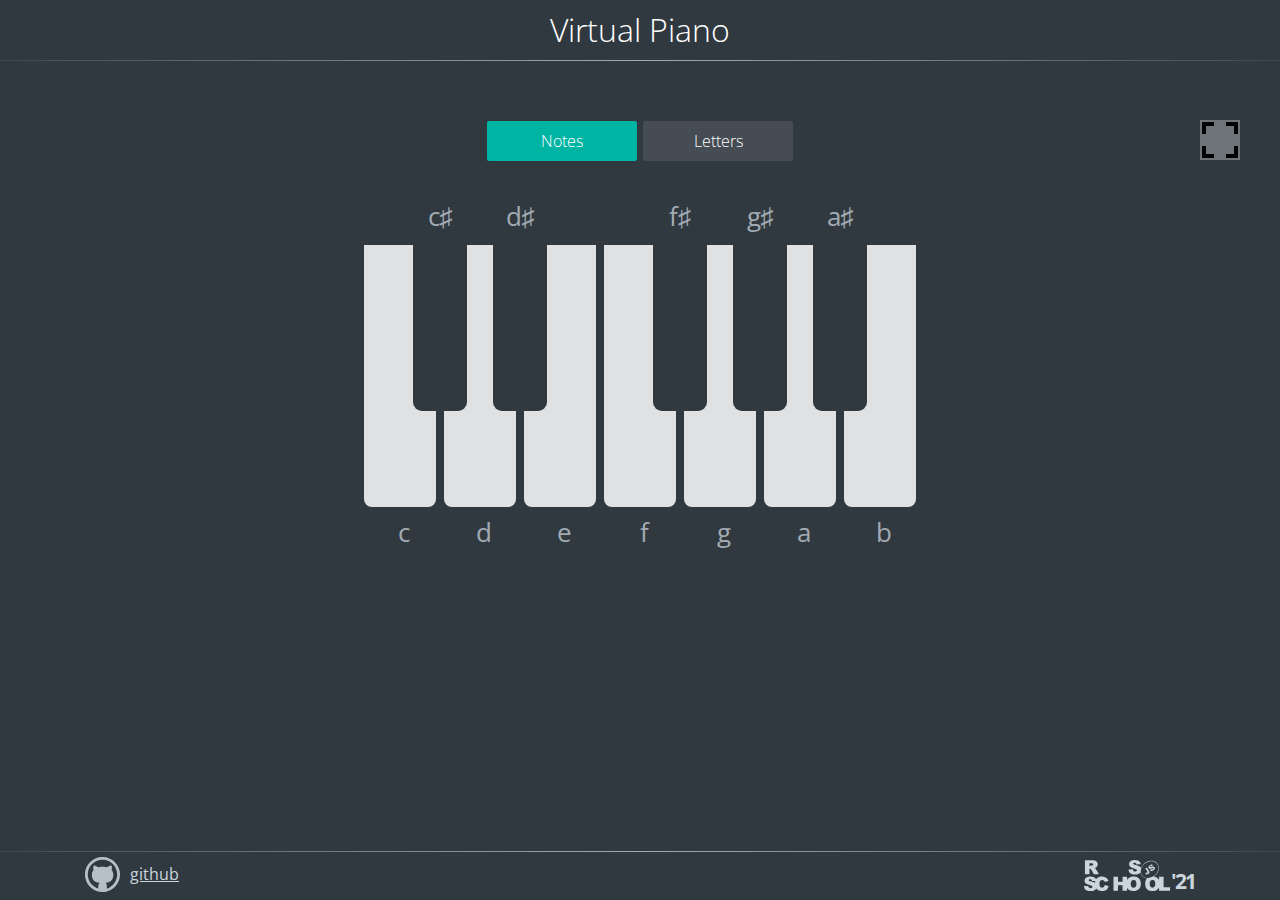
<file: index.html>
<!DOCTYPE html>
<html lang="en">
  <head>
    <meta charset="UTF-8" />
    <meta http-equiv="X-UA-Compatible" content="IE=edge" />
    <meta name="viewport" content="width=device-width, initial-scale=1.0" />
    <link href="assets/piano.ico" rel="shortcut icon" />

    <link href="https://fonts.gstatic.com" rel="preconnect" />
    <link
      href="https://fonts.googleapis.com/css2?family=Open+Sans+Condensed:wght@300&family=Open+Sans:wght@300;400;800&display=swap"
      rel="stylesheet"
    />
    <link href="style.css" rel="stylesheet" />

    <title>virtual-piano</title>
  </head>

  <body>
    <header class="header">
      <h1 class="header-title">Virtual Piano</h1>
    </header>
    <main class="main">
      <div class="btn-container">
        <button class="btn btn-notes btn-active">Notes</button>
        <button class="btn btn-letters">Letters</button>
      </div>
      <div class="bord top"></div>
      <div class="bord bottom"></div>
      <div class="piano" id="piano">
        <div
          class="piano-key"
          data-letter="D"
          data-rusletter="В"
          data-note="c"
        ></div>
        <div
          class="piano-key"
          data-letter="F"
          data-rusletter="А"
          data-note="d"
        ></div>
        <div
          class="piano-key"
          data-letter="G"
          data-rusletter="П"
          data-note="e"
        ></div>
        <div
          class="piano-key"
          data-letter="H"
          data-rusletter="Р"
          data-note="f"
        ></div>
        <div
          class="piano-key"
          data-letter="J"
          data-rusletter="О"
          data-note="g"
        ></div>
        <div
          class="piano-key"
          data-letter="K"
          data-rusletter="Л"
          data-note="a"
        ></div>
        <div
          class="piano-key"
          data-letter="L"
          data-rusletter="Д"
          data-note="b"
        ></div>
        <div class="keys-sharp">
          <div
            class="piano-key sharp"
            data-letter="R"
            data-rusletter="К"
            data-note="c♯"
          ></div>
          <div
            class="piano-key sharp"
            data-letter="T"
            data-rusletter="Е"
            data-note="d♯"
          ></div>
          <div class="piano-key sharp none"></div>
          <div
            class="piano-key sharp"
            data-letter="U"
            data-rusletter="Г"
            data-note="f♯"
          ></div>
          <div
            class="piano-key sharp"
            data-letter="I"
            data-rusletter="Ш"
            data-note="g♯"
          ></div>
          <div
            class="piano-key sharp"
            data-letter="O"
            data-rusletter="Щ"
            data-note="a♯"
          ></div>
        </div>

        <audio
          id="c"
          data-letter="D"
          data-rusletter="В"
          src="assets/audio/c.mp3"
        ></audio>
        <audio
          id="d"
          data-letter="F"
          data-rusletter="А"
          src="assets/audio/d.mp3"
        ></audio>
        <audio
          id="e"
          data-letter="G"
          data-rusletter="П"
          src="assets/audio/e.mp3"
        ></audio>
        <audio
          id="f"
          data-letter="H"
          data-rusletter="Р"
          src="assets/audio/f.mp3"
        ></audio>
        <audio
          id="g"
          data-letter="J"
          data-rusletter="О"
          src="assets/audio/g.mp3"
        ></audio>
        <audio
          id="a"
          data-letter="K"
          data-rusletter="Л"
          src="assets/audio/a.mp3"
        ></audio>
        <audio
          id="b"
          data-letter="L"
          data-rusletter="Д"
          src="assets/audio/b.mp3"
        ></audio>
        <audio
          id="c♯"
          data-letter="R"
          data-rusletter="К"
          src="assets/audio/c♯.mp3"
        ></audio>
        <audio
          id="d♯"
          data-letter="T"
          data-rusletter="Е"
          src="assets/audio/d♯.mp3"
        ></audio>
        <audio
          id="f♯"
          data-letter="U"
          data-rusletter="Г"
          src="assets/audio/f♯.mp3"
        ></audio>
        <audio
          id="g♯"
          data-letter="I"
          data-rusletter="Ш"
          src="assets/audio/g♯.mp3"
        ></audio>
        <audio
          id="a♯"
          data-letter="O"
          data-rusletter="Щ"
          src="assets/audio/a♯.mp3"
        ></audio>
      </div>
      <button class="fullscreen openfullscreen"></button>
    </main>
    <footer class="footer">
      <div class="footer-container">
        <a class="github" href="#" target="_blank" rel="noopener noreferrer"
          >github</a
        >
        <a
          class="rss"
          href="https://rs.school/js/"
          target="_blank"
          rel="noopener noreferrer"
        >
          <span class="rss-year">'21</span>
        </a>
      </div>
    </footer>
    <script src="script.js"></script>
  </body>
</html>
</file>
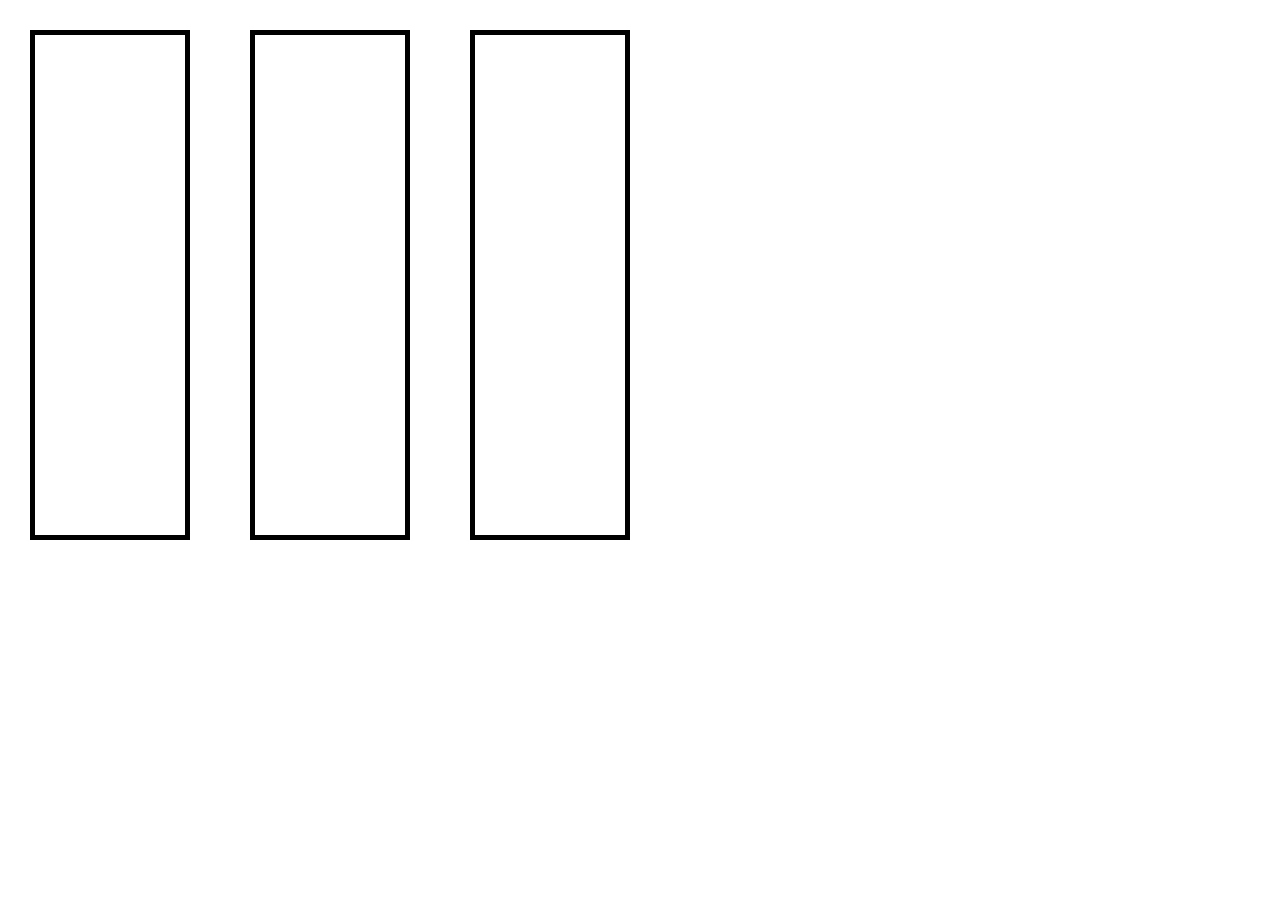
<file: test.html>
<!DOCTYPE html>
<html lang="en">
  <head>
    <link href="styleTest.css" rel="stylesheet" />
    <title>уроки по js</title>
  </head>
  <body>
    <div class="piano" id="piano">
      <div class="piano-key"></div>
      <div class="piano-key"></div>
      <div class="piano-key"></div>
    </div>

    <script src="scriptTest.js"></script>
  </body>
</html>
</file>
<file: style.css>
* {
  padding: 0;
  margin: 0;
  box-sizing: border-box;
  user-select: none;
}
a:focus {
  outline: 0;
}
html {
  background: #313940;
}
body {
  min-height: 100vh;
  background-color: #313940;
  font-family: "Open Sans", Arial, Helvetica, sans-serif;
  background: #313940;
  overflow-x: hidden;
}
.header {
  text-align: center;
  width: 100%;
  border-bottom: 1px solid;
  border-image-slice: 1;
  border-image-source: linear-gradient(to left, #38495a, #a2abb3, #38495a);
}
.header-title {
  line-height: 60px;
  font-weight: 300;
  color: #fff;
}
.main {
  min-height: calc(100vh - 110px);
  padding: 60px 10px 0;
  display: flex;
  flex-direction: column;
  justify-content: flex-start;
  align-items: space-between;
  width: 100%;
  max-width: 1140px;
  margin: 0 auto;
  position: relative;
}
.btn-container {
  display: flex;
  justify-content: space-between;
  width: 306px;
  height: 40px;
  margin: 0 auto;
  margin-bottom: 80px;
}
.btn {
  width: 150px;
  height: 40px;
  padding: 0 10px;
  background-color: #454c53;
  border: 0;
  border-radius: 2px;
  font-family: "Open Sans", sans-serif;
  font-size: 16px;
  font-weight: 300;
  color: #fff;
  outline: 0;
  cursor: pointer;
  transition: 0.3s;
}
.btn:not(.btn-active):hover {
  background-color: #515961;
}
.btn:active {
  background-color: #00c9b7;
}
.btn-active {
  background-color: #00b4a4;
}
.btn-active:hover {
  background-color: #00c9b7;
}

.piano {
  position: relative;
  display: flex;
  justify-content: space-between;
  width: 100%;
  height: 270px;
  max-width: 560px;
  margin: 0 auto 60px;
}
.bord {
  position: absolute;

  width: 100%;
  height: 45px;
  z-index: 500;
  opacity: 0;
}
.bord.top {
  top: 135px;
}
.bord.bottom {
  top: 450px;
}

.piano-key {
  position: relative;
  width: 80px;
  height: 270px;
  background-color: rgba(255, 255, 255, 0.85);
  border: 4px solid #313940;
  border-radius: 0px 0px 12px 12px;
  transition: 0.3s;
  cursor: pointer;
}
.piano-key:hover {
  background-color: #fff;
}
.keys-sharp {
  position: absolute;
  top: 0;
  bottom: 0;
  left: 53px;
  right: 53px;
  display: flex;
  justify-content: space-between;
  pointer-events: none;
}

.sharp {
  background-color: #313940;
}
.sharp:hover {
  background-color: #5c6c7a;
}
.piano-key.sharp {
  width: 54px;
  height: 170px;

  border: 0;
  border-radius: 0px 0px 9px 9px;
  top: 0;
  z-index: 3;
  pointer-events: auto;
  transform-origin: center top;
}
.piano-key.piano-key-active,
.piano-key.sharp.piano-key-active {
  transform: scale(0.96);
}
.piano-key.none {
  background-color: transparent;
  border: 0;
  border-radius: 0;
  pointer-events: none;
}
.piano-key::before,
.piano-key::after {
  content: attr(data-note);
  position: absolute;
  width: 40px;
  height: 40px;
  font-size: 26px;
  line-height: 40px;
  text-align: center;
  color: #a2abb3;
  bottom: -45px;
  left: 20px;
  transition: 0.3s;
}
.piano-key::after {
  display: none;
  content: attr(data-letter);
}
.piano-key:hover::before,
.piano-key:hover::after {
  color: #d7dfe6;
}

.sharp:active {
  border-top: 0;
}

.piano-key.sharp::before,
.piano-key.sharp::after {
  bottom: 175px;
  left: 7px;
}
.piano-key.letter::before {
  display: none;
}
.piano-key.letter::after {
  display: block;
}
.piano-key-letter::before {
  content: attr(data-letter);
}

.piano-key-remove-mouse:active::before {
  color: #a2abb3;
}

.piano-key-active-pseudo:hover::after,
.piano-key-active-pseudo:hover::before,
.piano-key-active::after,
.piano-key-active::before {
  color: #00b4a4;
}

.fullscreen {
  position: fixed;
  top: 120px;
  right: 40px;
  width: 40px;
  height: 40px;
  background-color: rgba(255, 255, 255, 0.3);
  border: 0;
  outline: 0;
  background-size: contain;
  transition: 0.3s;
  cursor: pointer;
  background-image: url("assets/svg/fullscreen-open.svg");
}
.fullscreen:hover {
  background-color: rgba(255, 255, 255, 0.5);
}
:-webkit-full-screen .fullscreen {
  background-image: url("assets/svg/fullscreen-exit.svg");
}
.footer {
  border-top: 1px solid;
  border-image-slice: 1;
  border-image-source: linear-gradient(to left, #38495a, #a2abb3, #38495a);
}
.footer-container {
  padding: 0 15px;
  display: flex;
  justify-content: space-between;
  align-items: center;
  width: 100%;
  max-width: 1140px;
  margin: 0 auto;
}
.github {
  display: block;
  width: 120px;
  height: 45px;
  padding-left: 45px;
  background-image: url("assets/svg/github.svg");
  background-size: 35px;
  background-repeat: no-repeat;
  background-position: left center;
  line-height: 45px;
  color: #cbd5de;
  font-size: 16px;
  font-family: "Open Sans", sans-serif;
  transition: 0.3s;
}
.github:hover {
  color: #fff;
}
.rss {
  display: block;
  position: relative;
  font-family: "Open Sans", sans-serif;
  width: 86px;
  height: 32px;
  background-image: url("assets/svg/rss.svg");
  background-size: contain;
  background-repeat: no-repeat;
  background-position: left center;
  padding-right: 111px;
}
.rss-year {
  position: absolute;
  bottom: 0;
  right: 0;
  font-size: 21px;
  letter-spacing: -2px;
  color: #cbd5de;
  line-height: 0.9;
  font-weight: bold;
  transition: 0.3s;
}
.rss:hover .rss-year {
  right: -5px;
  letter-spacing: 0;
}
@media (max-width: 768px) {
  .fullscreen {
    top: 10px;
    right: 20px;
    width: 40px;
    height: 40px;
  }
}
@media (max-width: 600px) {
  .main {
    padding-top: 40px;
  }
  .piano {
    width: 310px;
    height: 160px;
  }
  .piano-key {
    width: 44px;
    height: 160px;
    border-radius: 0px 0px 8px 8px;
    border: 2px solid #313940;
  }
  .keys-sharp {
    left: 26px;
    right: 26px;
  }
  .piano-key.sharp {
    width: 36px;
    height: 100px;
    border-radius: 0px 0px 6px 6px;
  }
  .piano-key::before,
  .piano-key::after {
    width: 30px;
    height: 30px;
    font-size: 22px;
    bottom: -35px;
    left: 7px;
    font-size: 22px;
    pointer-events: none;
  }
  .piano-key.sharp::before,
  .piano-key.sharp::after {
    bottom: 115px;
    left: 3px;
  }
  .btn-container {
    width: 244px;
    height: 40px;
    margin-bottom: 80px;
  }
  .btn {
    width: 120px;
    height: 40px;
  }
}

.piano-key.active {
  background-color: pink;
}
</file>
<file: styleTest.css>
body {
  margin: 0;
  padding: 0;
}

#piano {
  display: flex;
}

.piano-key {
  width: 150px;
  height: 500px;
  border: 5px solid black;
  margin: 30px;
}
.active {
  background-color: red;
}
</file>
